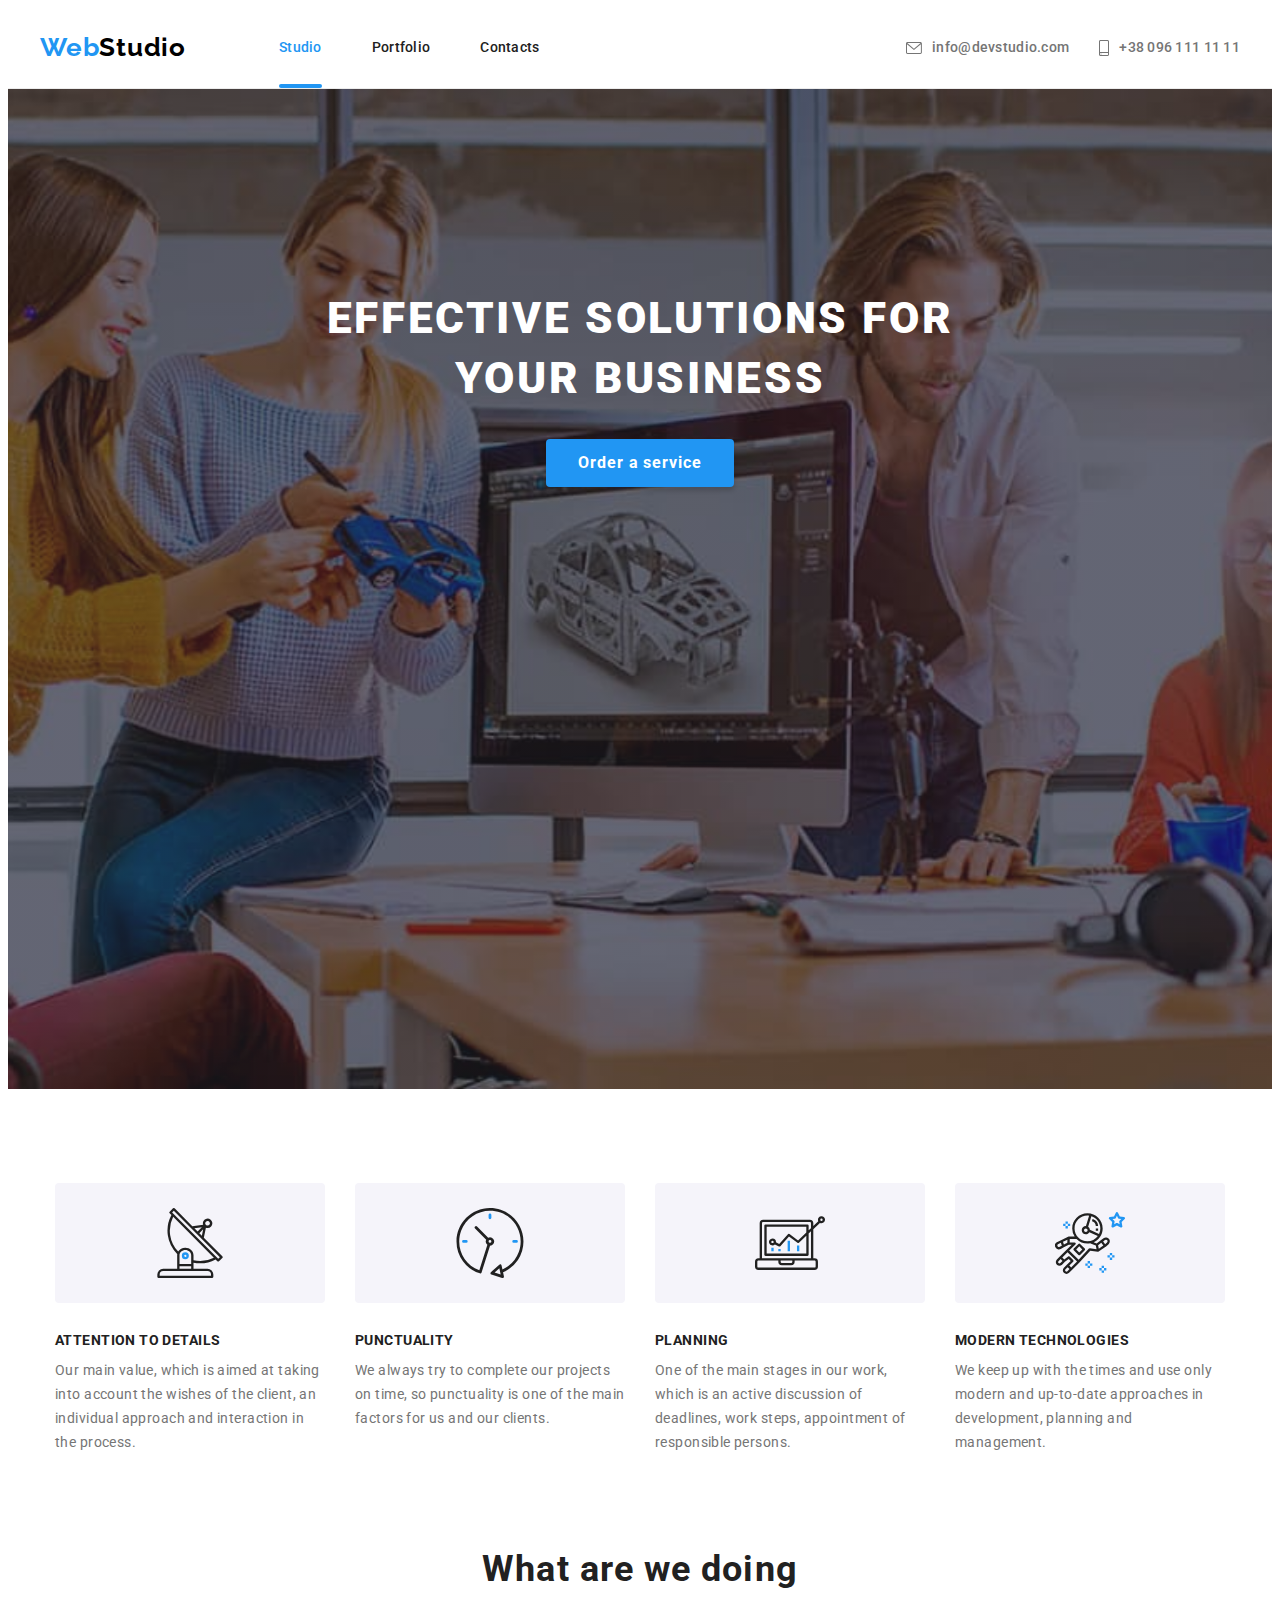
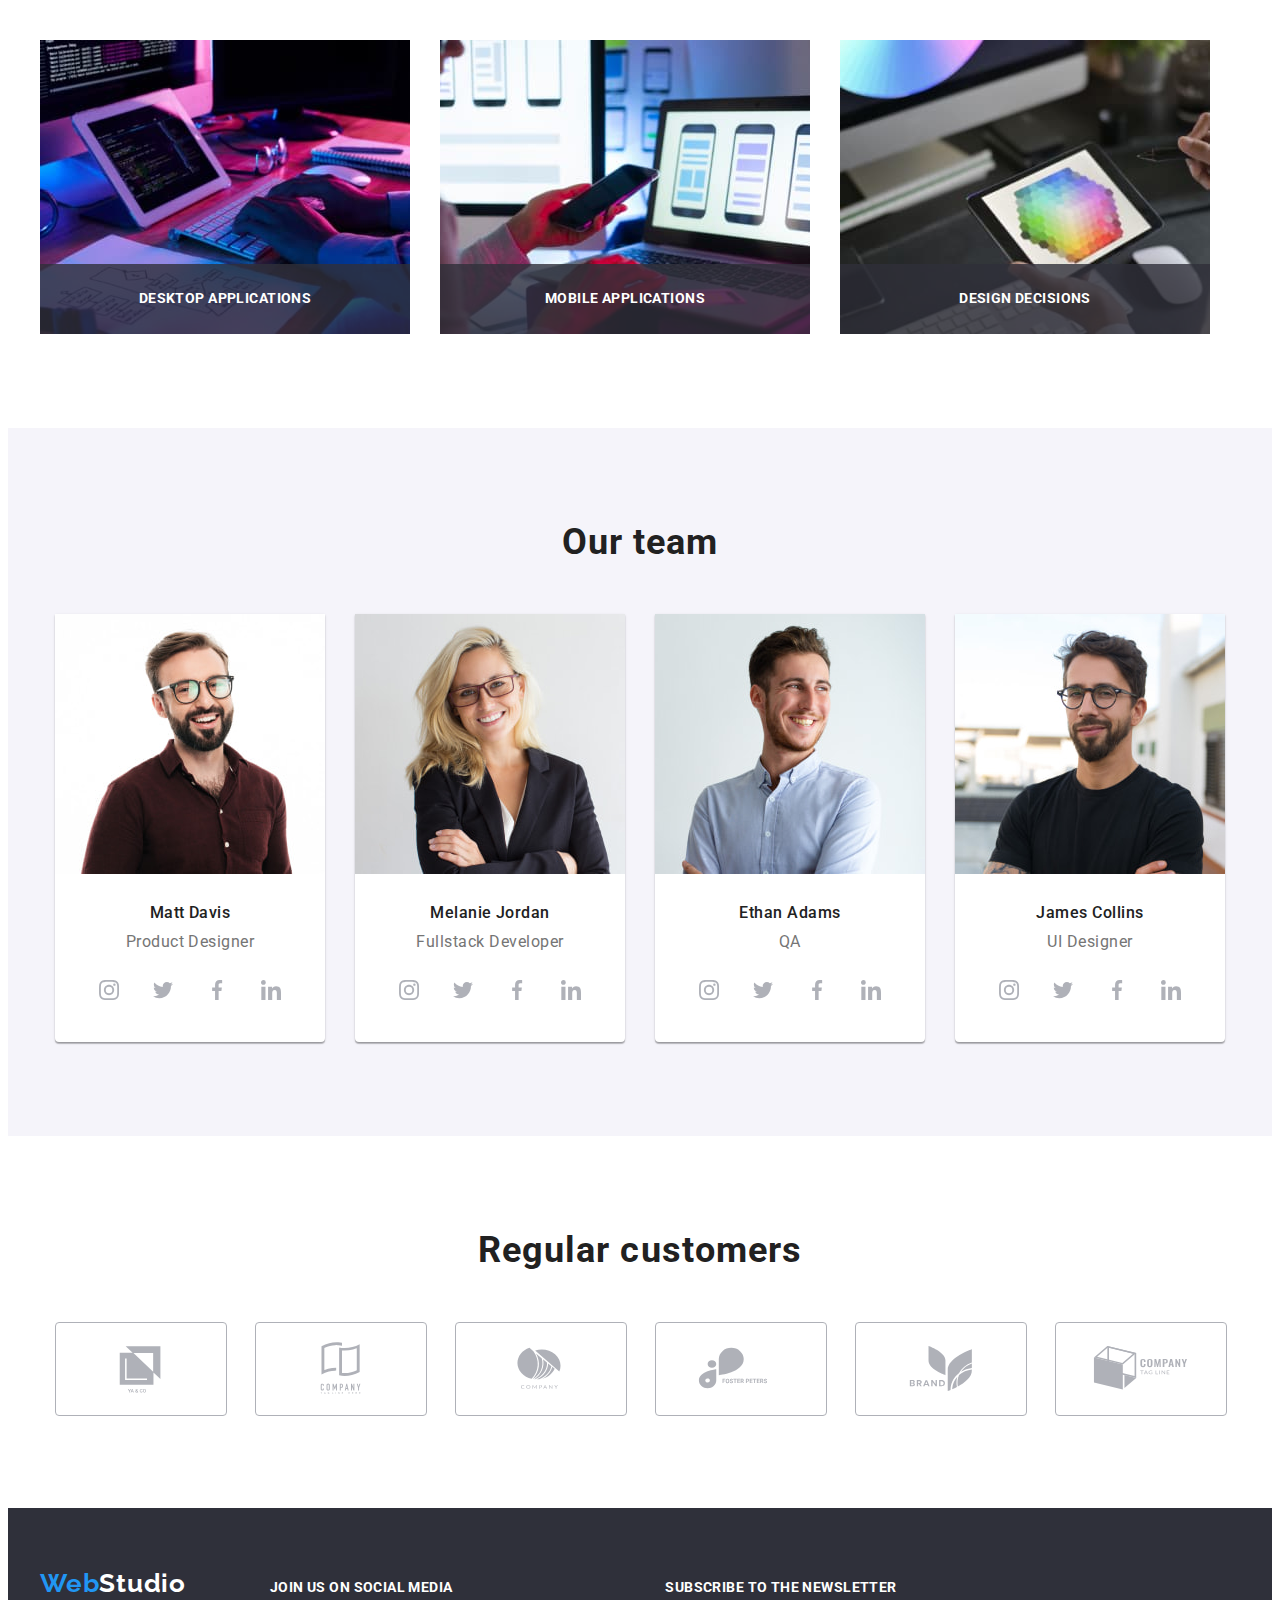
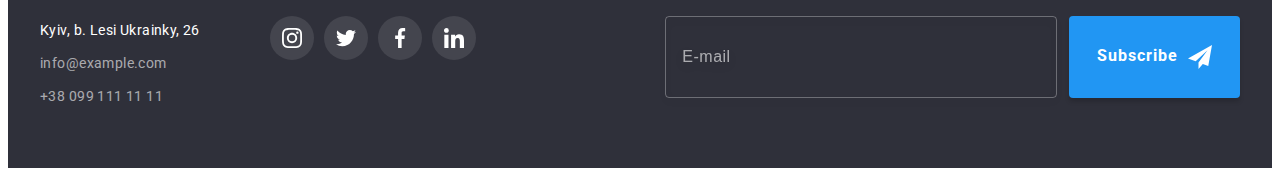
<file: index.html>
<!DOCTYPE html>
<html lang="en">
  <head>
    <meta charset="UTF-8" />
    <meta http-equiv="X-UA-Compatible" content="IE=edge" />
    <meta name="viewport" content="width=device-width, initial-scale=1.0" />
    <link rel="preconnect" href="https://fonts.googleapis.com" />
    <link rel="preconnect" href="https://fonts.gstatic.com" crossorigin />
    <link
      href="https://fonts.googleapis.com/css2?family=Raleway:wght@700&family=Roboto:wght@400;500;700;900&display=swap"
      rel="stylesheet"
    />
    <link
      rel="stylesheet"
      href="https://cdnjs.cloudflare.com/ajax/libs/modern-normalize/1.1.0/modern-normalize.min.css"
      integrity="sha512-wpPYUAdjBVSE4KJnH1VR1HeZfpl1ub8YT/NKx4PuQ5NmX2tKuGu6U/JRp5y+Y8XG2tV+wKQpNHVUX03MfMFn9Q=="
      crossorigin="anonymous"
      referrerpolicy="no-referrer"
    />
    <link rel="stylesheet" href="./css/main.min.css" />
    <title>Web Studio</title>
  </head>
  <body>
    <header class="header">
      <div class="container header-section">
        <nav class="navigation">
          <a href="" class="logo header__logo link"
            >Web<span class="logo header__logo logo--black">Studio</span></a
          >
          <ul class="menu-list list">
            <li class="menu-list__item">
              <a href="" class="menu-list__link link current">Studio</a>
            </li>
            <li class="menu-list__item">
              <a href="./portfolio.html" class="menu-list__link link">Portfolio</a>
            </li>
            <li class="menu-list__item">
              <a href=""class="menu-list__link link">Contacts</a>
            </li>
          </ul>
        </nav>
        <ul class="contact-list list">
          <li class="contact-list__item">
            <a class="contact-list__mail link" href="mailto:info@devstudio.com">
              <svg class="contact-list__icon" width="16" height="12">
                <use href="./images/icons.svg#icon-letter"></use>
              </svg>
              info@devstudio.com</a
            >
          </li>
          <li class="contact-list__item">
            <a class="contact-list__tel link" href="tel:+380961111111">
              <svg class="contact-list__icon" width="10" height="16">
                <use href="./images/icons.svg#icon-smartphone"></use>
              </svg>
              +38 096 111 11 11</a
            >
          </li>
        </ul>

        <button type="button" class="menu-btn menu-btn--open" data-menu-open>
          <svg
            class="menu-btn__icon"
            width="40"
            height="40"
            aria-label="Переключатель мобильного меню"
          >
            <use href="./images/icons.svg#icon-menu-open"></use>
          </svg>
        </button>

        <!-----MOBILE-MENU----->
        <div class="mob-menu is-hidden" data-menu>
          <div class="mob-menu-container">

          <div class="mob-menu-top">
            <button type="button" class="menu-btn menu-btn--close" data-menu-close>
              <svg
                class="menu-btn__icon"
                width="40"
                height="40"
                aria-label="Переключатель мобильного меню"
              >
                <use href="./images/icons.svg#icon-menu-close"></use>
              </svg>
            </button>
            <nav class="mob-nav">
              <ul class="mob-list list">
                <li class="mob-list__item">
                  <a href="" class="mob-list__link link current">Studio</a>
                </li>
                <li class="mob-list__item">
                  <a href="./portfolio.html" class="mob-list__link link">Portfolio</a>
                </li>
                <li class="mob-list__item">
                  <a href="" class="mob-list__link link">Contacts</a>
                </li>
              </ul>
            </nav>
          </div>

          <div class="mob-menu-bottom">
            <ul class="mob-contact-list list">
              <li class="mob-contact-list__item">
                <a class="mob-contact-list__tel mob-connect link" href="tel:+380961111111">
                  +38 096 111 11 11</a
                >
              </li>
              <li class="mob-contact-list__item">
                <a class="mob-contact-list__mail mob-connect link" href="mailto:info@devstudio.com">
                  info@devstudio.com</a
                >
              </li>
            </ul>

            <ul class="mob-soc-list list">
              <li class="mob-soc-list__item">
                <a class="mob-soc-list__link link" href="">Instagram</a>
              </li>
              <li class="mob-soc-list__item">
                <a class="mob-soc-list__link link" href="">Twitter</a>
              </li>
              <li class="mob-soc-list__item">
                <a class="mob-soc-list__link link" href="">Facebook</a>
              </li>
              <li class="mob-soc-list__item">
                <a class="mob-soc-list__link link" href="">LinkedIn</a>
              </li>
            </ul>
          </div>
        </div>
      </div>
    </header>


    <main>
      <section class="hero">
        <div class="container">
          <h1 class="hero__title">Effective solutions for your business</h1>
          <button type="button" class="hero__btn btn" data-modal-open>Order a service</button>
        </div>
      </section>
      <section class="features section">
        <div class="container">
          <h2 class="features__title">Features of the studio</h2>
          <ul class="features-list list">
            <li class="features-list__item">
              <div class="features-content">
                <svg class="features-content__icon" width="70" height="70">
                  <use href="./images/icons.svg#icon-antenna"></use>
                </svg>
              </div>
              <h3 class="features-content__title">Attention to details</h3>
              <p class="features-content__text">
              Our main value, which is aimed at taking into account the wishes of the client, an individual approach and interaction
              in the process.
              </p>
            </li>
            <li class="features-list__item">
              <div class="features-content">
                <svg class="features-content__icon" width="70" height="70">
                  <use href="./images/icons.svg#icon-clock"></use>
                </svg>
              </div>
              <h3 class="features-content__title">Punctuality</h3>
              <p class="features-content__text">
                We always try to complete our projects on time, so punctuality is one of the main factors for us and our clients.
              </p>
            </li>
            <li class="features-list__item">
              <div class="features-content">
                <svg class="features-content__icon" width="70" height="70">
                  <use href="./images/icons.svg#icon-diagram"></use>
                </svg>
              </div>
              <h3 class="features-content__title">Planning</h3>
              <p class="features-content__text">
                One of the main stages in our work, which is an active discussion of deadlines, work steps, appointment of responsible
                persons.
              </p>
            </li>
            <li class="features-list__item">
              <div class="features-content">
                <svg class="features-content__icon" width="70" height="70">
                  <use href="./images/icons.svg#icon-astronaut"></use>
                </svg>
              </div>
              <h3 class="features-content__title">Modern technologies</h3>
              <p class="features-content__text">
                We keep up with the times and use only modern and up-to-date approaches in development, planning and management.
              </p>
            </li>
          </ul>
        </div>
      </section>
      <section class="working section">
        <div class="container">
          <h2 class="working__title">What are we doing</h2>
          <ul class="working-list list">
            <li class="working-list__item">
              <img
                srcset="./images/working1-dekstop-1x.jpg 1x, ./images/working1-dekstop-2x.jpg 2x"
                src="./images/working1-dekstop-1x.jpg"
                alt="процес разработки приложения"
                width="370"
                height="294"
              />
              <div class="working-list__label">
                <p class="working-list__text">Desktop applications</p>
              </div>
            </li>
            <li class="working-list__item">
              <img
                srcset="./images/working2-dekstop-1x.jpg 1x, ./images/working2-dekstop-2x.jpg 2x"
                src="./images/working2-dekstop-1x.jpg"
                alt="процес разработки мобильного приложения"
                width="370"
                height="294"
              />
              <div class="working-list__label">
                <p class="working-list__text">Mobile applications</p>
              </div>
            </li>
            <li class="working-list__item">
              <img
                srcset="./images/working3-dekstop-1x.jpg 1x, ./images/working3-dekstop-2x.jpg 2x"
                src="./images/working3-dekstop-1x.jpg"
                alt="выбор цветовой гаммы элемента продукта"
                width="370"
                height="294"
              />
              <div class="working-list__label">
                <p class="working-list__text">Design decisions</p>
              </div>
            </li>
          </ul>
        </div>
      </section>
      <section class="team section">
        <div class="container">
          <h2 class="team-title">Our team</h2>
          <ul class="team-list list">
            <li class="team-item">
              <picture class="team-photo">
                <source
                  srcset="
                    ./images/our-team/team1-dekstop-1x.jpg 1x,
                    ./images/our-team/team1-dekstop-2x.jpg 2x
                  "
                  media="(min-width: 1200px)"
                />
                <source
                  srcset="
                    ./images/our-team/team1-tab-1x.jpg 1x,
                    ./images/our-team/team1-tab-2x.jpg 2x
                  "
                  media="(min-width: 768px)"
                />
                <source
                  srcset="
                    ./images/our-team/team1-mob-1x.jpg 1x,
                    ./images/our-team/team1-mob-2x.jpg 2x
                  "
                  media="(min-width:320px)"
                />
                <img src="./images/our-team/team1-dekstop-1x.jpg" alt="фото Игоря Демьяненко" />
              </picture>

              <h3 class="team-item-title">Matt Davis</h3>
              <p lang="en" class="team-item-text">Product Designer</p>
              <ul class="team-social-list list">
                <li class="team-social-item">
                  <a href="" class="team-social-link">
                    <svg class="team-social-svg" width="20" height="20">
                      <use href="./images/icons.svg#icon-instagram"></use>
                    </svg>
                  </a>
                </li>
                <li class="team-social-item">
                  <a href="" class="team-social-link">
                    <svg class="team-social-svg" width="20" height="20">
                      <use href="./images/icons.svg#icon-twitter"></use>
                    </svg>
                  </a>
                </li>
                <li class="team-social-item">
                  <a href="" class="team-social-link">
                    <svg class="team-social-svg" width="20" height="20">
                      <use href="./images/icons.svg#icon-facebook"></use>
                    </svg>
                  </a>
                </li>
                <li class="team-social-item">
                  <a href="" class="team-social-link">
                    <svg class="team-social-svg" width="20" height="20">
                      <use href="./images/icons.svg#icon-linkedin"></use>
                    </svg>
                  </a>
                </li>
              </ul>
            </li>
            <li class="team-item">
              <picture class="team-photo">
                <source
                  srcset="
                    ./images/our-team/team2-dekstop-1x.jpg 1x,
                    ./images/our-team/team2-dekstop-2x.jpg 2x
                  "
                  media="(min-width: 1200px)"
                />
                <source
                  srcset="
                    ./images/our-team/team2-tab-1x.jpg 1x,
                    ./images/our-team/team2-tab-2x.jpg 2x
                  "
                  media="(min-width: 768px)"
                />
                <source
                  srcset="
                    ./images/our-team/team2-mob-1x.jpg 1x,
                    ./images/our-team/team2-mob-2x.jpg 2x
                  "
                  media="(min-width:320px)"
                />
                <img src="./images/our-team/team2-dekstop-1x.jpg" alt="фото Ольги Репиной" />
              </picture>

              <h3 class="team-item-title">Melanie Jordan</h3>
              <p lang="en" class="team-item-text">Fullstack Developer</p>
              <ul class="team-social-list list">
                <li class="team-social-item">
                  <a href="" class="team-social-link">
                    <svg class="team-social-svg" width="20" height="20">
                      <use href="./images/icons.svg#icon-instagram"></use>
                    </svg>
                  </a>
                </li>
                <li class="team-social-item">
                  <a href="" class="team-social-link">
                    <svg class="team-social-svg" width="20" height="20">
                      <use href="./images/icons.svg#icon-twitter"></use>
                    </svg>
                  </a>
                </li>
                <li class="team-social-item">
                  <a href="" class="team-social-link">
                    <svg class="team-social-svg" width="20" height="20">
                      <use href="./images/icons.svg#icon-facebook"></use>
                    </svg>
                  </a>
                </li>
                <li class="team-social-item">
                  <a href="" class="team-social-link">
                    <svg class="team-social-svg" width="20" height="20">
                      <use href="./images/icons.svg#icon-linkedin"></use>
                    </svg>
                  </a>
                </li>
              </ul>
            </li>
            <li class="team-item">
              <picture class="team-photo">
                <source
                  srcset="
                    ./images/our-team/team3-dekstop-1x.jpg 1x,
                    ./images/our-team/team3-dekstop-2x.jpg 2x
                  "
                  media="(min-width: 1200px)"
                />
                <source
                  srcset="
                    ./images/our-team/team3-tab-1x.jpg 1x,
                    ./images/our-team/team3-tab-2x.jpg 2x
                  "
                  media="(min-width: 768px)"
                />
                <source
                  srcset="
                    ./images/our-team/team3-mob-1x.jpg 1x,
                    ./images/our-team/team3-mob-2x.jpg 2x
                  "
                  media="(min-width:320px)"
                />
                <img src="./images/our-team/team3-dekstop-1x.jpg" alt="фото Николая Тарасова" />
              </picture>

              <h3 class="team-item-title">Ethan Adams</h3>
              <p lang="en" class="team-item-text">QA</p>
              <ul class="team-social-list list">
                <li class="team-social-item">
                  <a href="" class="team-social-link">
                    <svg class="team-social-svg" width="20" height="20">
                      <use href="./images/icons.svg#icon-instagram"></use>
                    </svg>
                  </a>
                </li>
                <li class="team-social-item">
                  <a href="" class="team-social-link">
                    <svg class="team-social-svg" width="20" height="20">
                      <use href="./images/icons.svg#icon-twitter"></use>
                    </svg>
                  </a>
                </li>
                <li class="team-social-item">
                  <a href="" class="team-social-link">
                    <svg class="team-social-svg" width="20" height="20">
                      <use href="./images/icons.svg#icon-facebook"></use>
                    </svg>
                  </a>
                </li>
                <li class="team-social-item">
                  <a href="" class="team-social-link">
                    <svg class="team-social-svg" width="20" height="20">
                      <use href="./images/icons.svg#icon-linkedin"></use>
                    </svg>
                  </a>
                </li>
              </ul>
            </li>
            <li class="team-item">
              <picture class="team-photo">
                <source
                  srcset="
                    ./images/our-team/team4-dekstop-1x.jpg 1x,
                    ./images/our-team/team4-dekstop-2x.jpg 2x
                  "
                  media="(min-width: 1200px)"
                />
                <source
                  srcset="
                    ./images/our-team/team4-tab-1x.jpg 1x,
                    ./images/our-team/team4-tab-2x.jpg 2x
                  "
                  media="(min-width: 768px)"
                />
                <source
                  srcset="
                    ./images/our-team/team4-mob-1x.jpg 1x,
                    ./images/our-team/team4-mob-2x.jpg 2x
                  "
                  media="(min-width:320px)"
                />
                <img src="./images/our-team/team4-dekstop-1x.jpg" alt="фото Михаила Ермакова" />
              </picture>

              <h3 class="team-item-title">James Collins</h3>
              <p lang="en" class="team-item-text">UI Designer</p>
              <ul class="team-social-list list">
                <li class="team-social-item">
                  <a href="" class="team-social-link">
                    <svg class="team-social-svg" width="20" height="20">
                      <use href="./images/icons.svg#icon-instagram"></use>
                    </svg>
                  </a>
                </li>
                <li class="team-social-item">
                  <a href="" class="team-social-link">
                    <svg class="team-social-svg" width="20" height="20">
                      <use href="./images/icons.svg#icon-twitter"></use>
                    </svg>
                  </a>
                </li>
                <li class="team-social-item">
                  <a href="" class="team-social-link">
                    <svg class="team-social-svg" width="20" height="20">
                      <use href="./images/icons.svg#icon-facebook"></use>
                    </svg>
                  </a>
                </li>
                <li class="team-social-item">
                  <a href="" class="team-social-link">
                    <svg class="team-social-svg" width="20" height="20">
                      <use href="./images/icons.svg#icon-linkedin"></use>
                    </svg>
                  </a>
                </li>
              </ul>
            </li>
          </ul>
        </div>
      </section>
      <section class="clients section">
        <div class="container">
          <h2 class="clients__title">Regular customers</h2>
          <ul class="clients-list list">
            <li class="clients-list__item">
              <a href="" class="clients-list__link">
                <svg class="clients-list__icon" width="106" height="60">
                  <use href="./images/icons.svg#icon-clients1"></use>
                </svg>
              </a>
            </li>
            <li class="clients-list__item">
              <a href="" class="clients-list__link">
                <svg class="clients-list__icon" width="106" height="60">
                  <use href="./images/icons.svg#icon-clients2"></use>
                </svg>
              </a>
            </li>
            <li class="clients-list__item">
              <a href="" class="clients-list__link">
                <svg class="clients-list__icon" width="106" height="60">
                  <use href="./images/icons.svg#icon-clients3"></use>
                </svg>
              </a>
            </li>
            <li class="clients-list__item">
              <a href="" class="clients-list__link">
                <svg class="clients-list__icon" width="106" height="60">
                  <use href="./images/icons.svg#icon-clients4"></use>
                </svg>
              </a>
            </li>
            <li class="clients-list__item">
              <a href="" class="clients-list__link">
                <svg class="clients-list__icon" width="106" height="60">
                  <use href="./images/icons.svg#icon-clients5"></use>
                </svg>
              </a>
            </li>
            <li class="clients-list__item">
              <a href="" class="clients-list__link">
                <svg class="clients-list__icon" width="106" height="60">
                  <use href="./images/icons.svg#icon-clients6"></use>
                </svg>
              </a>
            </li>
          </ul>
        </div>
      </section>
    </main>
    <footer class="footer">
      <div class="container footer-container">
        <div class="footer-adress-section">
          <a href=" " class="logo footer__logo link"
            >Web<span class="logo footer__logo logo--white studio">Studio</span></a
          >
          <address class="footer-contacts">
            <ul class="footer-contact-list list">
              <li class="footer-contact-item">
                <a
                  class="footer-adress link"
                  href="https://goo.gl/maps/MFCcc29Dd1iXqdY96"
                  target="_blank"
                  rel="noopener noindex nofollow"
                >
                  Kyiv, b. Lesi Ukrainky, 26</a
                >
              </li>
              <li class="footer-contact-item">
                <a class="footer-mail link" href="mailto:info@example.com">info@example.com</a>
              </li>
              <li class="footer-contact-item">
                <a class="footer-tel link" href="+380991111111">+38 099 111 11 11</a>
              </li>
            </ul>
          </address>
        </div>
        <div class="footer-soc-section">
          <h3 class="footer-soc-section-title">Join us on social media</h3>
          <ul class="footer-soc-list list">
            <li class="footer-soc-item">
              <a href="" class="footer-soc-link">
                <svg class="footer-soc-svg" width="20" height="20">
                  <use href="./images/icons.svg#icon-instagram"></use>
                </svg>
              </a>
            </li>
            <li class="footer-soc-item">
              <a href="" class="footer-soc-link">
                <svg class="footer-soc-svg" width="20" height="20">
                  <use href="./images/icons.svg#icon-twitter"></use>
                </svg>
              </a>
            </li>
            <li class="footer-soc-item">
              <a href="" class="footer-soc-link">
                <svg class="footer-soc-svg" width="20" height="20">
                  <use href="./images/icons.svg#icon-facebook"></use>
                </svg>
              </a>
            </li>
            <li class="footer-soc-item">
              <a href="" class="footer-soc-link">
                <svg class="footer-soc-svg" width="20" height="20">
                  <use href="./images/icons.svg#icon-linkedin"></use>
                </svg>
              </a>
            </li>
          </ul>
        </div>

        <form class="footer-subcribe" name="footer-form" autocomplete="on">
          <p class="footer-form-title">Subscribe to the newsletter</p>
          <div class="footer-form-wrap">
            <input class="footer-input" name="email" type="email" placeholder="E-mail" />
            <button type="submit" class="footer-subcribe-btn btn">
              Subscribe
              <svg class="footer-form-svg" width="24" height="24">
                <use href="./images/icons.svg#icon-send"></use>
              </svg>
            </button>
          </div>
        </form>
      </div>
    </footer>

    <div class="backdrop is-hidden" data-modal>
      <div class="modal">
        <button type="button" class="modal-close-btn" data-modal-close>
          <svg class="modal-close-svg" width="18" height="18">
            <use href="./images/icons.svg#icon-close"></use>
          </svg>
        </button>

        <p class="modal-title">Leave your data, we'll call you back</p>
        <form class="modal-form">
          <div class="modal-field">
            <label class="modal-label" for="user-name">Name</label>
            <div class="modal-input-wrap">
              <input class="modal-input" type="text" name="user-name" id="user-name" />
              <svg class="input-svg" width="18" height="18 ">
                <use href="./images/icons.svg#icon-person"></use>
              </svg>
            </div>
          </div>

          <div class="modal-field">
            <label class="modal-label" for="user-tel">Phone number</label>
            <div class="modal-input-wrap">
              <input class="modal-input" type="tel" name="user-tel" id="user-tel" />
              <svg class="input-svg" width="18" height="18 ">
                <use href="./images/icons.svg#icon-phone-black"></use>
              </svg>
            </div>
          </div>

          <div class="modal-field">
            <label class="modal-label" for="user-email">Email</label>
            <div class="modal-input-wrap">
              <input class="modal-input" type="email" name="user-email" id="user-email" />
              <svg class="input-svg" width="18" height="18 ">
                <use href="./images/icons.svg#icon-email-black"></use>
              </svg>
            </div>
          </div>

          <div class="modal-field comment">
            <label class="modal-label" for="user-text">Comment</label>
            <textarea
              class="modal-user-text"
              name="user-text"
              placeholder="Enter text"
              id="user-text"
            ></textarea>
          </div>

          <label class="form-chek">
            <input class="input-check" type="checkbox" name="consensus" />
            <span class="icon-blank"></span>
            <span class="check-text">I agree with the mailing and accept&nbsp;</span>
            <a href="" class="contract-link">contract terms</a>
          </label>
          <button type="submit" class="send-btn btn">Send</button>
        </form>
      </div>
    </div>
    <script src="./js/modal.js"></script>
    <script src="./js/menu.js"></script>
   
    
  </body>
</html>
</file>
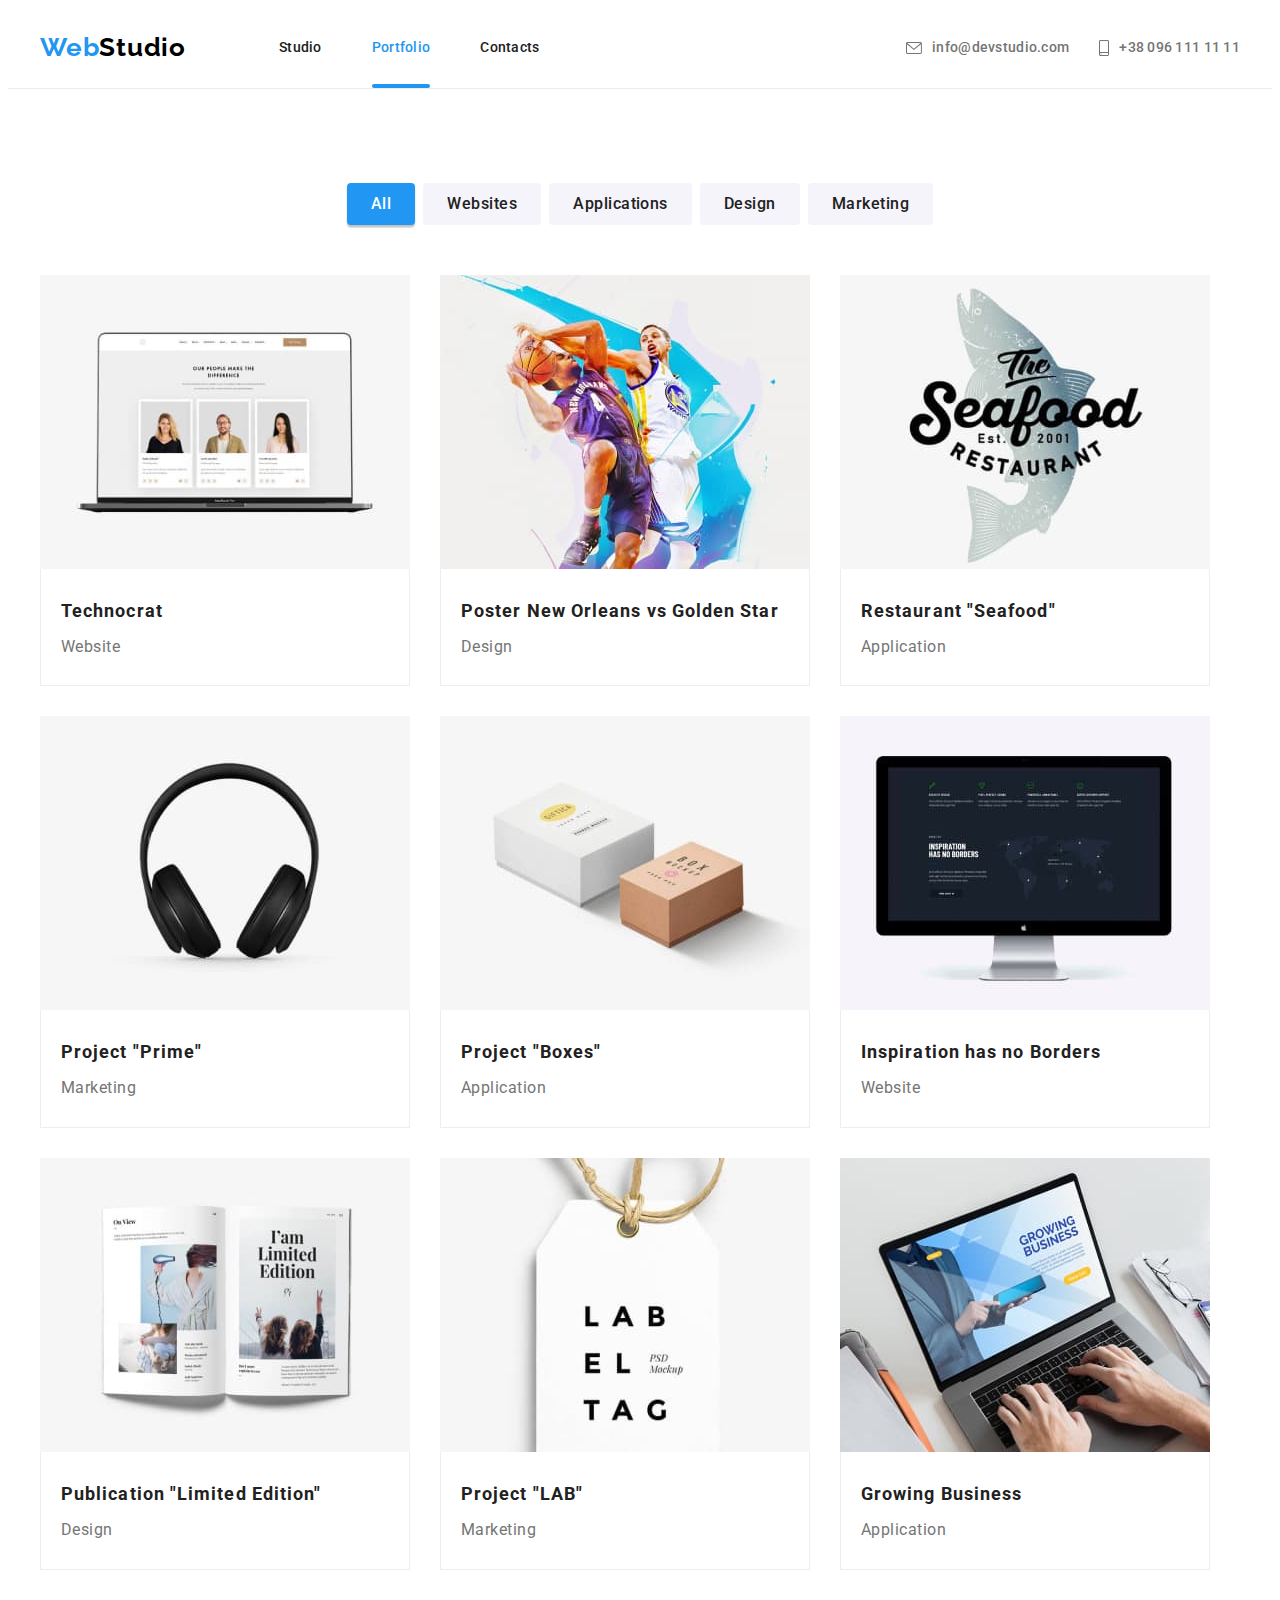
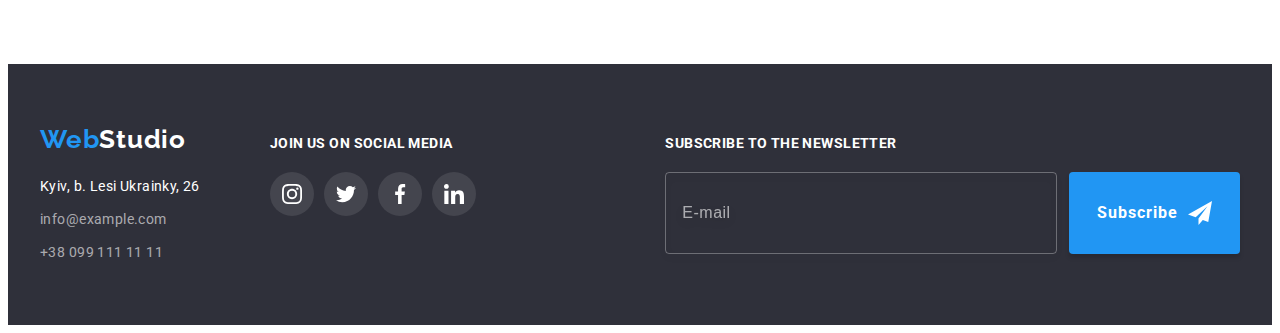
<file: portfolio.html>
<!DOCTYPE html>
<html lang="en">
  <head>
    <meta charset="UTF-8" />
    <meta http-equiv="X-UA-Compatible" content="IE=edge" />
    <meta name="viewport" content="width=device-width, initial-scale=1.0" />
    <link rel="preconnect" href="https://fonts.googleapis.com" />
    <link rel="preconnect" href="https://fonts.gstatic.com" crossorigin />
    <link
      href="https://fonts.googleapis.com/css2?family=Raleway:wght@700&family=Roboto:wght@400;500;700;900&display=swap"
      rel="stylesheet"
    />
    <link
      rel="stylesheet"
      href="https://cdnjs.cloudflare.com/ajax/libs/modern-normalize/1.1.0/modern-normalize.min.css"
      integrity="sha512-wpPYUAdjBVSE4KJnH1VR1HeZfpl1ub8YT/NKx4PuQ5NmX2tKuGu6U/JRp5y+Y8XG2tV+wKQpNHVUX03MfMFn9Q=="
      crossorigin="anonymous"
      referrerpolicy="no-referrer"
    />
    <link rel="stylesheet" href="./css/main.min.css" />
    <title>Portfolio</title>
  </head>
  <body>
    <header class="header">
      <div class="container header-section">

        <nav class="navigation">
          <a href="" class="logo header__logo link"
            >Web<span class="logo header__logo logo--black">Studio</span></a
          >
          <ul class="menu-list list">
            <li class="menu-list__item">
              <a href="./index.html" class="menu-list__link link">Studio</a>
            </li>
            <li class="menu-list__item">
              <a href="" class="menu-list__link link current">Portfolio</a>
            </li>
            <li class="menu-list__item">
              <a href="" class="menu-list__link link">Contacts</a>
            </li>
          </ul>
        </nav>
        <ul class="contact-list list">
          <li class="contact-list__item">
            <a class="contact-list__mail link" href="mailto:info@devstudio.com">
              <svg class="contact-list__icon" width="16" height="12">
                <use href="./images/icons.svg#icon-letter"></use>
              </svg>
              info@devstudio.com
            </a>
          </li>
          <li class="contact-list__item">
            <a class="contact-list__tel link" href="tel:+380961111111"
              ><svg class="contact-list__icon" width="10" height="16">
                <use href="./images/icons.svg#icon-smartphone"></use>
              </svg>
              +38 096 111 11 11</a
            >
          </li>
        </ul>

        <button type="button" class="menu-btn menu-btn--open" data-menu-open>
          <svg class="menu-btn__icon" width="40" height="40" aria-label="Переключатель мобильного меню">
              <use href="./images/icons.svg#icon-menu-open"></use>
          </svg>
          </button>

      <!-----MOBILE-MENU----->
      <div class="mob-menu is-hidden" data-menu>
        <div class="mob-menu-container">

          <div class="mob-menu-top">
        <button type="button" class="menu-btn menu-btn--close" data-menu-close>
          <svg class="menu-btn__icon" width="40" height="40" aria-label="Переключатель мобильного меню">
              <use href="./images/icons.svg#icon-menu-close"></use>
          </svg>
          </button>
          <nav class="mob-nav">
          <ul class="mob-list list">
            <li class="mob-list__item">
              <a href="./index.html" class="mob-list__link link">Studio</a>
            </li>
            <li class="mob-list__item">
              <a href="" class="mob-list__link link current">Portfolio</a>
            </li>
            <li class="mob-list__item">
              <a href="" class="mob-list__link link">Contacts</a>
            </li>
          </ul>
        </nav>
      </div>
        
        <div class="mob-menu-bottom">
        <ul class="mob-contact-list list">
          <li class="mob-contact-list__item">
            <a class="mob-contact-list__tel mob-connect link" href="tel:+380961111111">
              +38 096 111 11 11</a
            >
          </li>
          <li class="mob-contact-list__item">
            <a class="mob-contact-list__mail mob-connect link" href="mailto:info@devstudio.com">
              info@devstudio.com</a
            >
          </li>
        </ul>

        <ul class="mob-soc-list list">
          <li class="mob-soc-list__item"><a class="mob-soc-list__link link" href="">Instagram</a></li>
          <li class="mob-soc-list__item"><a class="mob-soc-list__link link" href="">Twitter</a></li>
          <li class="mob-soc-list__item"><a class="mob-soc-list__link link" href="">Facebook</a></li>
          <li class="mob-soc-list__item"><a class="mob-soc-list__link link" href="">LinkedIn</a></li>
      </ul>
    </div>
      </div>
      </div>
    </header>

    
    <main>
      <section class="project-filters section">
        <div class="container">
          <h1 class="project-filters-title">Project filter</h1>
          <ul class="button-list list">
            <li class="button-list__item">
              <button
                class="button-list__btn button-list__btn--first btn btn--text-style"
                type="button"
              >
                All
              </button>
            </li>
            <li class="button-list__item">
              <button
                class="button-list__btn btn btn--light btn--shadow btn--text-style"
                type="button"
              >
                Websites
              </button>
            </li>
            <li class="button-list__item">
              <button
                class="button-list__btn btn btn--light btn--shadow btn--text-style"
                type="button"
              >
                Applications
              </button>
            </li>
            <li class="button-list__item">
              <button
                class="button-list__btn btn btn--light btn--shadow btn--text-style"
                type="button"
              >
                Design
              </button>
            </li>
            <li class="button-list__item">
              <button
                class="button-list__btn btn btn--light btn--shadow btn--text-style"
                type="button"
              >
                Marketing
              </button>
            </li>
          </ul>
          <ul class="project-list list">
            <li class="project-list-item">
              <a href="" class="project-link link">
                <div class="project-description">
                  <picture class="project-img">
                    <source
                      srcset="
                        ./images/projects/project1-dekstop-1x.jpg 1x,
                        ./images/projects/project1-dekstop-2x.jpg 2x
                      "
                      media="(min-width: 1200px)"
                    />
                    <source
                      srcset="
                        ./images/projects/project1-tab-1x.jpg 1x,
                        ./images/projects/project1-tab-2x.jpg 2x
                      "
                      media="(min-width: 768px)"
                    />
                    <source
                      srcset="
                        ./images/projects/project1-mob-1x.jpg 1x,
                        ./images/projects/project1-mob-2x.jpg 2x
                      "
                      media="(min-width:320px)"
                    />
                    <img src="./images/projects/project1-dekstop-1x.jpg" alt="site sample" />
                  </picture>

                  <div class="project-overlay">
                    <p class="project-overlay-text">
                    The resource offers comprehensive offers with different levels of functionality and services. All this will allow the
                    visitor to get comprehensive information about the company or private person.
                    </p>
                  </div>
                </div>
                <div class="card-text">
                  <h2 class="project-list-title">Technocrat</h2>
                  <p class="project-list-text">Website</p>
                </div>
              </a>
            </li>

            <li class="project-list-item">
              <a href="" class="project-link link">
                <div class="project-description">
                  <picture class="project-img">
                    <source
                      srcset="
                        ./images/projects/project2-dekstop-1x.jpg 1x,
                        ./images/projects/project2-dekstop-2x.jpg 2x
                      "
                      media="(min-width: 1200px)"
                    />
                    <source
                      srcset="
                        ./images/projects/project2-tab-1x.jpg 1x,
                        ./images/projects/project2-tab-2x.jpg 2x
                      "
                      media="(min-width: 768px)"
                    />
                    <source
                      srcset="
                        ./images/projects/project2-mob-1x.jpg 1x,
                        ./images/projects/project2-mob-2x.jpg 2x
                      "
                      media="(min-width:320px)"
                    />
                    <img src="./images/projects/project2-dekstop-1x.jpg" alt="basketball game" />
                  </picture>

                  <div class="project-overlay">
                    <p class="project-overlay-text">
                    The resource offers comprehensive offers with different levels of functionality and services. All this will allow the
                    visitor to get comprehensive information about the company or private person.
                    </p>
                  </div>
                </div>
                <div class="card-text">
                  <h2 class="project-list-title">
                    Poster New Orleans vs Golden Star
                  </h2>
                  <p class="project-list-text">Design</p>
                </div>
              </a>
            </li>

            <li class="project-list-item">
              <a href="" class="project-link link">
                <div class="project-description">
                  <picture class="project-img">
                    <source
                      srcset="
                        ./images/projects/project3-dekstop-1x.jpg 1x,
                        ./images/projects/project3-dekstop-2x.jpg 2x
                      "
                      media="(min-width: 1200px)"
                    />
                    <source
                      srcset="
                        ./images/projects/project3-tab-1x.jpg 1x,
                        ./images/projects/project3-tab-2x.jpg 2x
                      "
                      media="(min-width: 768px)"
                    />
                    <source
                      srcset="
                        ./images/projects/project3-mob-1x.jpg 1x,
                        ./images/projects/project3-mob-2x.jpg 2x
                      "
                      media="(min-width:320px)"
                    />
                    <img src="./images/projects/project3-dekstop-1x.jpg" alt="restaurant logo" />
                  </picture>

                  <div class="project-overlay">
                    <p class="project-overlay-text">
                      The resource offers comprehensive offers with different levels of functionality and services. All this will allow the
                      visitor to get comprehensive information about the company or private person.
                    </p>
                  </div>
                </div>
                <div class="card-text">
                  <h2 class="project-list-title">Restaurant "Seafood"</h2>
                  <p class="project-list-text">Application</p>
                </div>
              </a>
            </li>

            <li class="project-list-item">
              <a href="" class="project-link link">
                <div class="project-description">
                  <picture class="project-img">
                    <source
                      srcset="
                        ./images/projects/project4-dekstop-1x.jpg 1x,
                        ./images/projects/project4-dekstop-2x.jpg 2x
                      "
                      media="(min-width: 1200px)"
                    />
                    <source
                      srcset="
                        ./images/projects/project4-tab-1x.jpg 1x,
                        ./images/projects/project4-tab-2x.jpg 2x
                      "
                      media="(min-width: 768px)"
                    />
                    <source
                      srcset="
                        ./images/projects/project4-mob-1x.jpg 1x,
                        ./images/projects/project4-mob-2x.jpg 2x
                      "
                      media="(min-width:320px)"
                    />
                    <img src="./images/projects/project4-dekstop-1x.jpg" alt="earphones" />
                  </picture>

                  <div class="project-overlay">
                    <p class="project-overlay-text">
                    The resource offers comprehensive offers with different levels of functionality and services. All this will allow the
                    visitor to get comprehensive information about the company or private person.
                    </p>
                  </div>
                </div>
                <div class="card-text">
                  <h2 class="project-list-title">Project "Prime"</h2>
                  <p class="project-list-text">Marketing</p>
                </div>
              </a>
            </li>

            <li class="project-list-item">
              <a href="" class="project-link link">
                <div class="project-description">
                  <picture class="project-img">
                    <source
                      srcset="
                        ./images/projects/project5-dekstop-1x.jpg 1x,
                        ./images/projects/project5-dekstop-2x.jpg 2x
                      "
                      media="(min-width: 1200px)"
                    />
                    <source
                      srcset="
                        ./images/projects/project5-tab-1x.jpg 1x,
                        ./images/projects/project5-tab-2x.jpg 2x
                      "
                      media="(min-width: 768px)"
                    />
                    <source
                      srcset="
                        ./images/projects/project5-mob-1x.jpg 1x,
                        ./images/projects/project5-mob-2x.jpg 2x
                      "
                      media="(min-width:320px)"
                    />
                    <img src="./images/projects/project5-dekstop-1x.jpg" alt="two boxes" />
                  </picture>

                  <div class="project-overlay">
                    <p class="project-overlay-text">
                    The resource offers comprehensive offers with different levels of functionality and services. All this will allow the
                    visitor to get comprehensive information about the company or private person.
                    </p>
                  </div>
                </div>
                <div class="card-text">
                  <h2 class="project-list-title">Project "Boxes"</h2>
                  <p class="project-list-text">Application</p>
                </div>
              </a>
            </li>

            <li class="project-list-item">
              <a href="" class="project-link link">
                <div class="project-description">
                  <picture class="project-img">
                    <source
                      srcset="
                        ./images/projects/project6-dekstop-1x.jpg 1x,
                        ./images/projects/project6-dekstop-2x.jpg 2x
                      "
                      media="(min-width: 1200px)"
                    />
                    <source
                      srcset="
                        ./images/projects/project6-tab-1x.jpg 1x,
                        ./images/projects/project6-tab-2x.jpg 2x
                      "
                      media="(min-width: 768px)"
                    />
                    <source
                      srcset="
                        ./images/projects/project6-mob-1x.jpg 1x,
                        ./images/projects/project6-mob-2x.jpg 2x
                      "
                      media="(min-width:320px)"
                    />
                    <img
                      src="./images/projects/project6-dekstop-1x.jpg"
                      alt="website image on the monitor"
                    />
                  </picture>

                  <div class="project-overlay">
                    <p class="project-overlay-text">
                    The resource offers comprehensive offers with different levels of functionality and services. All this will allow the
                    visitor to get comprehensive information about the company or private person.
                    </p>
                  </div>
                </div>
                <div class="card-text">
                  <h2 class="project-list-title">Inspiration has no Borders</h2>
                  <p class="project-list-text">Website</p>
                </div>
              </a>
            </li>

            <li class="project-list-item">
              <a href="" class="project-link link">
                <div class="project-description">
                  <picture class="project-img">
                    <source
                      srcset="
                        ./images/projects/project7-dekstop-1x.jpg 1x,
                        ./images/projects/project7-dekstop-2x.jpg 2x
                      "
                      media="(min-width: 1200px)"
                    />
                    <source
                      srcset="
                        ./images/projects/project7-tab-1x.jpg 1x,
                        ./images/projects/project7-tab-2x.jpg 2x
                      "
                      media="(min-width: 768px)"
                    />
                    <source
                      srcset="
                        ./images/projects/project7-mob-1x.jpg 1x,
                        ./images/projects/project7-mob-2x.jpg 2x
                      "
                      media="(min-width:320px)"
                    />
                    <img
                      src="./images/projects/project7-dekstop-1x.jpg"
                      alt="magazine pages"
                    />
                  </picture>

                  <div class="project-overlay">
                    <p class="project-overlay-text">
                      The resource offers comprehensive offers with different levels of functionality and services. All this will allow the
                      visitor to get comprehensive information about the company or private person.
                    </p>
                  </div>
                </div>
                <div class="card-text">
                  <h2 class="project-list-title">Publication "Limited Edition"</h2>
                  <p class="project-list-text">Design</p>
                </div>
              </a>
            </li>

            <li class="project-list-item">
              <a href="" class="project-link link">
                <div class="project-description">
                  <picture class="project-img">
                    <source
                      srcset="
                        ./images/projects/project8-dekstop-1x.jpg 1x,
                        ./images/projects/project8-dekstop-2x.jpg 2x
                      "
                      media="(min-width: 1200px)"
                    />
                    <source
                      srcset="
                        ./images/projects/project8-tab-1x.jpg 1x,
                        ./images/projects/project8-tab-2x.jpg 2x
                      "
                      media="(min-width: 768px)"
                    />
                    <source
                      srcset="
                        ./images/projects/project8-mob-1x.jpg 1x,
                        ./images/projects/project8-mob-2x.jpg 2x
                      "
                      media="(min-width:320px)"
                    />
                    <img src="./images/projects/project8-dekstop-1x.jpg" alt="label with logo" />
                  </picture>

                  <div class="project-overlay">
                    <p class="project-overlay-text">
                      The resource offers comprehensive offers with different levels of functionality and services. All this will allow the
                      visitor to get comprehensive information about the company or private person.
                    </p>
                  </div>
                </div>
                <div class="card-text">
                  <h2 class="project-list-title">Project "LAB"</h2>
                  <p class="project-list-text">Marketing</p>
                </div>
              </a>
            </li>

            <li class="project-list-item">
              <a href="" class="project-link link">
                <div class="project-description">
                  <picture class="project-img">
                    <source
                      srcset="
                        ./images/projects/project9-dekstop-1x.jpg 1x,
                        ./images/projects/project9-dekstop-2x.jpg 2x
                      "
                      media="(min-width: 1200px)"
                    />
                    <source
                      srcset="
                        ./images/projects/project9-tab-1x.jpg 1x,
                        ./images/projects/project9-tab-2x.jpg 2x
                      "
                      media="(min-width: 768px)"
                    />
                    <source
                      srcset="
                        ./images/projects/project9-mob-1x.jpg 1x,
                        ./images/projects/project9-mob-2x.jpg 2x
                      "
                      media="(min-width:320px)"
                    />
                    <img
                      src="./images/projects/project9-dekstop-1x.jpg"
                      alt="working with the application on a laptop"
                    />
                  </picture>

                  <div class="project-overlay">
                    <p class="project-overlay-text">
                    The resource offers comprehensive offers with different levels of functionality and services. All this will allow the
                    visitor to get comprehensive information about the company or private person.
                    </p>
                  </div>
                </div>
                <div class="card-text">
                  <h2 class="project-list-title">Growing Business</h2>
                  <p class="project-list-text">Application</p>
                </div>
              </a>
            </li>
          </ul>
        </div>
      </section>
    </main>
    <footer class="footer">
      <div class="container footer-container">
        <div class="footer-adress-section">
          <a href=" " class="logo footer__logo link"
            >Web<span class="logo footer__logo logo--white studio">Studio</span></a
          >
          <address class="footer-contacts">
            <ul class="footer-contact-list list">
              <li class="footer-contact-item">
                <a
                  class="footer-adress link"
                  href="https://goo.gl/maps/MFCcc29Dd1iXqdY96"
                  target="_blank"
                  rel="noopener noindex nofollow"
                >
                  Kyiv, b. Lesi Ukrainky, 26</a
                >
              </li>
              <li class="footer-contact-item">
                <a class="footer-mail link" href="mailto:info@example.com">info@example.com</a>
              </li>
              <li class="footer-contact-item">
                <a class="footer-tel link" href="+380991111111">+38 099 111 11 11</a>
              </li>
            </ul>
          </address>
        </div>
        <div class="footer-soc-section">
          <h3 class="footer-soc-section-title">Join us on social media</h3>
          <ul class="footer-soc-list list">
            <li class="footer-soc-item">
              <a href="" class="footer-soc-link">
                <svg class="footer-soc-svg" width="20" height="20">
                  <use href="./images/icons.svg#icon-instagram"></use>
                </svg>
              </a>
            </li>
            <li class="footer-soc-item">
              <a href="" class="footer-soc-link">
                <svg class="footer-soc-svg" width="20" height="20">
                  <use href="./images/icons.svg#icon-twitter"></use>
                </svg>
              </a>
            </li>
            <li class="footer-soc-item">
              <a href="" class="footer-soc-link">
                <svg class="footer-soc-svg" width="20" height="20">
                  <use href="./images/icons.svg#icon-facebook"></use>
                </svg>
              </a>
            </li>
            <li class="footer-soc-item">
              <a href="" class="footer-soc-link">
                <svg class="footer-soc-svg" width="20" height="20">
                  <use href="./images/icons.svg#icon-linkedin"></use>
                </svg>
              </a>
            </li>
          </ul>
        </div>

        <form class="footer-subcribe" name="footer-form" autocomplete="on">
          <p class="footer-form-title">Subscribe to the newsletter</p>
          <div class="footer-form-wrap">
            <input class="footer-input" name="email" type="email" placeholder="E-mail" />
            <button type="submit" class="footer-subcribe-btn btn">
              Subscribe
              <svg class="footer-form-svg" width="24" height="24">
                <use href="./images/icons.svg#icon-send"></use>
              </svg>
            </button>
          </div>
        </form>
      </div>
    </footer>
    <script src="./js/menu.js"></script>
  </body>
</html>
</file>
<file: css/main.min.css>
:root{--background-white: #ffffff;--text-white: #ffffff;--hero-background-color: #2f303a;--footer-backround-color: #2f303a;--hover-and-focus-color: #2196f3;--main-color: #212121;--main-text-color: #757575;--main-btn-color: #f5f4fa;--second-btn-color: #188ce8;--black-color: #000000;--second-background-color: #f5f4fa;--header-border-color: #ececec;--card-border-color: #eeeeee;--clients-border-color: #afb1b8;--clients-svg-color: #afb1b8;--team-social-svg-color: #afb1b8;--backdrop-bg-color: rgba(0, 0, 0, 0.2);--main-transition: 250ms cubic-bezier(0.4, 0, 0.2, 1);--main-font-size: 14px}p,h1,h2,h3,h4,h5,h6,ul{margin:0;padding:0}img{display:block;max-width:100%;height:auto}body{font-family:"Roboto",sans-serif;color:var(--main-color);background-color:var(--background-white);font-size:14px}.link{text-decoration:none}.list{list-style:none}.features__title,.project-filters-title{visibility:hidden;position:absolute;white-space:nowrap;width:1px;height:1px;overflow:hidden;border:0;padding:0;clip:rect(0 0 0 0);clip-path:inset(50%);margin:-1px}.container{padding-left:15px;padding-right:15px;margin:0 auto}@media screen and (max-width: 479px){.container{width:100%}}@media screen and (min-width: 480px)and (max-width: 767px){.container{width:480px}}@media screen and (min-width: 768px)and (max-width: 1199px){.container{width:768px}}@media screen and (min-width: 1200px){.container{width:1200px}}@media screen and (max-width: 1199px){.section{padding-top:60px;padding-bottom:60px}}@media screen and (min-width: 1200px){.section{padding-top:94px;padding-bottom:94px}}.btn{font-family:inherit;font-weight:700;font-size:16px;line-height:1.8;letter-spacing:.06em;color:var(--text-white);background-color:var(--hover-and-focus-color);cursor:pointer;border-radius:4px;box-shadow:0px 4px 4px rgba(0,0,0,.15)}.btn--light{color:var(--main-color);background-color:var(--main-btn-color)}.btn--shadow{box-shadow:none}.btn--text-style{font-weight:500;line-height:1.6;letter-spacing:.03em}.logo{font-family:"Raleway",sans-serif;font-weight:700;font-size:26px;line-height:1.19;letter-spacing:.03em;color:var(--hover-and-focus-color)}.logo--black{color:var(--black-color)}.logo--white{color:var(--text-white)}.backdrop{position:fixed;width:100%;height:100%;top:0;left:0;background-color:var(--backdrop-bg-color);transition:opacity var(--main-transition),visibility var(--main-transition)}@media screen and (orientation: landscape){.backdrop{max-height:100%;overflow-y:auto}}.modal{width:528px;min-height:581px;padding:40px 40px;background-color:var(--background-white);border-radius:4px;box-shadow:0px 1px 3px rgba(0,0,0,.12),0px 1px 1px rgba(0,0,0,.14),0px 2px 1px rgba(0,0,0,.2);position:absolute;top:50%;left:50%;transform:translate(-50%, -50%) scale(1);transition:transform var(--main-transition),opacity var(--main-transition)}.backdrop.is-hidden .modal{opacity:0;transform:translate(-50%, -50%) scale(1.1)}@media screen and (max-width: 479px){.modal{max-width:100%;max-height:100%;top:50%;left:50%;transform:translate(-50%, -50%) scale(1);overflow:hidden;overflow-y:scroll}}@media screen and (max-width: 1199px){.modal{width:450px;min-height:609px;top:50%;left:50%;transform:translate(-50%, -50%) scale(1)}}.is-hidden{visibility:hidden;opacity:0;pointer-events:none}.modal-close-btn{position:absolute;top:8px;right:8px;width:30px;height:30px;border-radius:50%;border:1px solid rgba(0,0,0,.1);color:var(--black-color);background-color:var(--background-white);cursor:pointer;outline:none;display:flex;justify-content:center;align-items:center;transition:color var(--main-transition)}.modal-close-btn:hover,.modal-close-btn:focus{color:var(--hover-and-focus-color)}.modal-close-svg{fill:currentColor}.modal-field{margin-bottom:10px}.comment{margin-bottom:20px}.modal-title{font-weight:700;font-size:20px;line-height:1.15;letter-spacing:.03em;text-align:center;margin-bottom:12px}.modal-label{font-size:12px;line-height:1.16;letter-spacing:.01em;color:var(--main-text-color);display:block;margin-bottom:4px}.modal-user-text{line-height:1.14;letter-spacing:.01em;width:100%;height:120px;border:1px solid rgba(33,33,33,.2);border-radius:4px;padding:12px 16px;resize:none;outline:none;transition:border-color var(--main-transition)}.modal-user-text::placeholder{font-size:12px;line-height:1.16;color:rgba(117,117,117,.5)}.modal-user-text:hover,.modal-user-text:focus{border-color:var(--hover-and-focus-color)}.modal-input{width:100%;height:40px;padding-left:42px;border:1px solid rgba(33,33,33,.2);border-radius:4px;outline:none;transition:border-color var(--main-transition)}.modal-input:hover,.modal-input:focus{border-color:var(--hover-and-focus-color)}.modal-input-wrap{position:relative}.input-svg{position:absolute;left:12px;top:50%;transform:translateY(-50%);transition:fill var(--main-transition)}.modal-input:hover+.input-svg,.modal-input:focus+.input-svg{fill:var(--hover-and-focus-color)}.form-chek{display:flex;justify-content:center;align-items:center;margin-bottom:30px}@media screen and (max-width: 479px){.form-chek{display:inline-block;text-align:center}}.input-check{-webkit-appearance:none;-moz-appearance:none;appearance:none}.check-text{line-height:1.71;letter-spacing:.03em;color:var(--main-text-color)}@media screen and (max-width: 1199px){.check-text{font-size:12px;line-height:1.16}}.contract-link{font-weight:400;font-size:14px;line-height:1.71;letter-spacing:.03em;color:var(--hover-and-focus-color)}@media screen and (max-width: 1199px){.contract-link{font-size:12px;line-height:1.16}}.icon-blank{display:inline-block;width:16px;height:15px;margin-right:8.4px;border:2px solid var(--main-color);border-radius:2px;cursor:pointer;background-color:var(--background-white);transition:background-color var(--main-transition),border-color var(--main-transition)}.input-check:hover+.icon-blank,.input-check:focus+.icon-blank{border-color:var(--hover-and-focus-color)}.input-check:checked+.icon-blank{background-origin:border-box;border-color:var(--hover-and-focus-color);background-color:var(--hover-and-focus-color);background-image:url(../images/icon-check.svg);background-position:center;background-size:contain}.send-btn{display:block;text-align:center;padding:10px 55px;margin-left:auto;margin-right:auto;border:none;transition:background-color var(--main-transition)}.send-btn:hover,.send-btn:focus{background-color:var(--second-btn-color)}.menu-btn{display:flex;justify-content:center;align-items:center;margin-left:auto;padding:0;background-color:var(--background-white);border:none;cursor:pointer;transition:color var(--main-transition)}.menu-btn:hover,.menu-btn:focus{color:var(--hover-and-focus-color)}.menu-btn__icon{fill:currentColor}.menu-btn--open{padding-top:10px;padding-bottom:10px}.menu-btn--close{position:absolute;top:10px;right:16px}@media screen and (min-width: 768px){.menu-btn{display:none}}@media screen and (max-width: 767px){.mob-menu-container{display:flex;flex-direction:column;justify-content:space-between;align-items:flex-start;overflow-y:auto;height:100%}}@media screen and (min-width: 768px){.mob-menu-container{display:none}}@media screen and (max-width: 767px){.mob-menu{position:fixed;top:0;left:0;width:100vw;height:100vh;padding:48px 40px;z-index:99;background-color:var(--background-white);transform:translateX(0%);transition:var(--main-transition)}}@media screen and (min-width: 768px){.mob-menu{display:none}}@media screen and (max-width: 767px){.mob-menu.is-hidden{transform:translateX(100%)}}.mob-nav{display:flex}.mob-list__link{position:relative;font-weight:500;font-size:40px;line-height:1.17;letter-spacing:.02em;color:var(--main-color);transition:color var(--main-transition)}.mob-list__link:hover,.mob-list__link:focus{color:var(--hover-and-focus-color)}.mob-list__item:not(:last-child){margin-bottom:32px}.mob-connect{font-weight:500;letter-spacing:.02em;color:var(--main-text-color);transition:color var(--main-transition)}.mob-connect:hover,.mob-connect:focus{color:var(--hover-and-focus-color)}.mob-contact-list{margin-top:32px}.mob-contact-list__tel{font-size:34px;line-height:1.17}.mob-contact-list__mail{font-size:24px;line-height:1.16}.mob-contact-list__item:not(:last-child){margin-bottom:32px}.mob-soc-list{display:flex;flex-wrap:wrap;margin-top:64px}.mob-soc-list__item:not(:last-child){padding-right:10px;border-right:1px solid rgba(33,33,33,.2);margin-right:10px}.mob-soc-list__link{font-weight:500;font-size:18px;line-height:1.22;letter-spacing:.02em;color:var(--hover-and-focus-color)}.header{background-color:var(--background-white);border-bottom:1px solid var(--header-border-color)}.header__logo{padding-top:16px;padding-bottom:16px}@media screen and (min-width: 767px)and (max-width: 1199px){.header__logo{padding-top:26px;padding-bottom:26px}}@media screen and (min-width: 1200px){.header__logo{padding-top:24px;padding-bottom:25px}}.header-section,.navigation{display:flex;align-items:center}.menu-list{display:none}@media screen and (min-width: 768px){.menu-list{display:flex;margin-left:88px;text-align:center}.menu-list__item:not(:last-child){margin-right:50px}.menu-list__link{position:relative;font-weight:500;font-size:14px;line-height:1.14;letter-spacing:.02em;color:var(--main-color);display:block;padding-top:32px;padding-bottom:32px;transition:color var(--main-transition)}.menu-list__link:hover,.menu-list__link:focus{color:var(--hover-and-focus-color)}}@media screen and (min-width: 1200px){.menu-list{margin-left:93px}}.contact-list{display:none}@media screen and (min-width: 768px){.contact-list{display:flex;margin-left:auto}.contact-list__mail,.contact-list__tel{font-weight:500;font-size:14px;line-height:1.14;letter-spacing:.02em;color:var(--main-text-color);display:flex;align-items:center;transition:color var(--main-transition)}.contact-list__mail:hover,.contact-list__mail:focus,.contact-list__tel:hover,.contact-list__tel:focus{color:var(--hover-and-focus-color)}}@media screen and (min-width: 768px)and (min-width: 1200px){.contact-list__mail,.contact-list__tel{padding-top:32px;padding-bottom:32px}}@media screen and (min-width: 768px){.contact-list__icon{fill:currentColor;align-items:center;margin-right:10px}}@media screen and (min-width: 768px)and (max-width: 1199px){.contact-list{align-items:flex-start;flex-direction:column}.contact-list__item:not(:last-child){margin-bottom:10px}}@media screen and (min-width: 1200px){.contact-list{margin-left:auto;align-items:center}.contact-list__item:not(:last-child){margin-right:30px}}@media screen and (min-width: 768px)and (max-width: 1199px){.contact-list__mail{padding-top:20px}}@media screen and (min-width: 768px)and (max-width: 1199px){.contact-list__tel{padding-bottom:20px}}.current{color:var(--hover-and-focus-color)}.current::after{content:"";position:absolute;width:100%;height:4px;left:0;bottom:0;border-radius:2px;background-color:var(--hover-and-focus-color)}.hero{width:100%;height:400px;margin-right:auto;margin-left:auto;padding-top:118px;text-align:center;background-color:var(--hero-background-color);background-repeat:no-repeat;background-position:center;background-size:cover}@media screen and (max-width: 767px){.hero{background-image:linear-gradient(rgba(47, 48, 58, 0.4), rgba(47, 48, 58, 0.4)),url(../images/hero-bg-mob.jpg)}}@media screen and (max-width: 767px)and (min-device-pixel-ratio: 2),screen and (max-width: 767px)and (min-resolution: 192dpi),screen and (max-width: 767px)and (min-resolution: 2dppx){.hero{background-image:linear-gradient(rgba(47, 48, 58, 0.4), rgba(47, 48, 58, 0.4)),url(../images/hero-bg-mob-2x.jpg)}}@media screen and (min-width: 768px)and (max-width: 1199px){.hero{background-image:linear-gradient(rgba(47, 48, 58, 0.4), rgba(47, 48, 58, 0.4)),url(../images/hero-bg-tab.jpg)}}@media screen and (min-width: 768px)and (max-width: 1199px)and (min-device-pixel-ratio: 2),screen and (min-width: 768px)and (max-width: 1199px)and (min-resolution: 192dpi),screen and (min-width: 768px)and (max-width: 1199px)and (min-resolution: 2dppx){.hero{background-image:linear-gradient(rgba(47, 48, 58, 0.4), rgba(47, 48, 58, 0.4)),url(../images/hero-bg-tab-2x.jpg)}}@media screen and (min-width: 1200px){.hero{background-image:linear-gradient(rgba(47, 48, 58, 0.4), rgba(47, 48, 58, 0.4)),url(../images/hero-img.jpg);max-width:1600px;padding-top:200px;padding-bottom:200px;height:600px}}@media screen and (min-width: 1200px)and (min-device-pixel-ratio: 2),screen and (min-width: 1200px)and (min-resolution: 192dpi),screen and (min-width: 1200px)and (min-resolution: 2dppx){.hero{background-image:linear-gradient(rgba(47, 48, 58, 0.4), rgba(47, 48, 58, 0.4)),url(../images/hero-bg-dekstop-2x.jpg)}}.hero__title{font-weight:900;letter-spacing:.06em;color:var(--text-white);text-transform:uppercase;margin-left:auto;margin-right:auto;margin-top:0;margin-bottom:30px;font-size:24px;line-height:1.61}@media screen and (min-width: 320px)and (max-width: 479px){.hero__title{width:290px}}@media screen and (min-width: 480px)and (max-width: 1199px){.hero__title{font-size:26px;line-height:1.62;width:360px}}@media screen and (min-width: 1200px){.hero__title{font-size:44px;line-height:1.36;width:696px}}.hero__btn{padding:10px 32px;border:none;transition:background-color 250ms cubic-bezier(0.4, 0, 0.2, 1)}.hero__btn:hover,.hero__btn:focus{background-color:var(--second-btn-color)}@media screen and (min-width: 768px){.features-list{display:flex;flex-wrap:wrap;justify-content:center}}@media screen and (min-width: 1200px){.features-list{flex-wrap:nowrap}}@media screen and (max-width: 767px){.features-list__item{width:100%}.features-list__item:not(:last-child){margin-bottom:30px}}@media screen and (min-width: 768px)and (max-width: 1199px){.features-list__item{width:354px}.features-list__item:nth-child(-n+2){margin-bottom:30px}.features-list__item:nth-child(2n+1){margin-right:30px}}@media screen and (min-width: 1200px){.features-list__item{width:270px}.features-list__item:not(:last-child){margin-right:30px}}.features-content{background-color:var(--second-background-color);display:flex;justify-content:center;align-items:center;margin-bottom:30px;height:120px;border-radius:4px}.features-content__title{font-size:14px;line-height:1.14;letter-spacing:.03em;text-transform:uppercase;margin-bottom:10px}@media screen and (max-width: 767px){.features-content__title{text-align:center}}.features-content__text{line-height:1.71;letter-spacing:.03em;color:var(--main-text-color)}@media screen and (max-width: 409px){.features-content__text{text-align:center}}.features-content__icon{display:inline-block}.working{padding-top:0}@media screen and (max-width: 1199px){.working{display:none}}.working__title{font-size:36px;line-height:1.16;letter-spacing:.03em;text-align:center;margin-bottom:50px}.working-list{display:flex}.working-list__item{display:block;position:relative}.working-list__label{background-color:rgba(47,48,58,.8);position:absolute;display:flex;align-items:center;text-align:center;height:70px;width:100%;bottom:0;left:0}.working-list__text{font-weight:700;line-height:1.14;text-align:center;letter-spacing:.03em;text-transform:uppercase;color:var(--text-white);display:block;width:100%}.working-list__item:not(:last-child){margin-right:30px}.team{background-color:var(--second-background-color)}.team-item{background-color:var(--background-white);box-shadow:0px 1px 3px rgba(0,0,0,.12),0px 1px 1px rgba(0,0,0,.14),0px 2px 1px rgba(0,0,0,.2);border-radius:0px 0px 4px 4px;padding-bottom:30px}@media screen and (max-width: 767px){.team-item{max-width:100%}.team-item:not(:last-child){margin-bottom:30px}}@media screen and (min-width: 768px)and (max-width: 1199px){.team-item:nth-child(2n-1){margin-right:30px}.team-item:nth-child(-n+2){margin-bottom:30px}}@media screen and (min-width: 1200px){.team-item:not(:last-child){margin-right:30px}}.team-photo{display:block;margin-bottom:30px}@media screen and (min-width: 768px){.team-list{display:flex;justify-content:center;flex-wrap:wrap}}@media screen and (min-width: 1200px){.team-list{flex-wrap:nowrap}}.team-title{font-size:28px;line-height:1.17;letter-spacing:.03em;text-align:center;margin-bottom:30px}@media screen and (min-width: 1200px){.team-title{font-size:36px;line-height:1.16;margin-bottom:50px}}.team-item-title{font-weight:500;font-size:16px;line-height:1.18;text-align:center;letter-spacing:.03em;margin-bottom:10px}.team-item-text{font-size:16px;line-height:1.18;text-align:center;letter-spacing:.03em;color:var(--main-text-color);margin-bottom:16px}.team-social-list{display:flex;justify-content:center}.team-social-item{width:44px;height:44px}.team-social-item:not(:last-child){margin-right:10px}.team-social-link{width:100%;height:100%;color:var(--team-social-svg-color);background-color:var(--background-white);border-radius:50%;display:flex;justify-content:center;align-items:center;transition:background-color var(--main-transition),color var(--main-transition)}.team-social-link:hover,.team-social-link:focus{background-color:var(--hover-and-focus-color);color:var(--text-white)}.team-social-svg{fill:currentColor}.clients__title{font-size:28px;letter-spacing:.03em;text-align:center;margin-bottom:30px;color:var(--main-color)}@media screen and (min-width: 1200px){.clients__title{font-size:36px;line-height:1.16;margin-bottom:50px}}@media screen and (min-width: 480px){.clients-list{display:flex;flex-wrap:wrap;justify-content:center;align-content:center}}@media screen and (min-width: 1200px){.clients-list{flex-wrap:nowrap}}.clients-list__item{width:100%;height:92px}@media screen and (max-width: 479px){.clients-list__item:nth-child(-n+5){margin-bottom:30px}}@media screen and (min-width: 480px)and (max-width: 767px){.clients-list__item{width:210px}.clients-list__item:nth-child(-n+4){margin-bottom:30px}.clients-list__item:nth-child(2n+1){margin-right:30px}}@media screen and (min-width: 768px)and (max-width: 1199px){.clients-list__item{width:226px;margin:0 30px 30px 0}.clients-list__item:nth-child(3n){margin-right:0}.clients-list__item:nth-last-child(-n+3){margin-bottom:0}}@media screen and (min-width: 1200px){.clients-list__item{width:170px}.clients-list__item:not(:last-child){margin-right:30px}}.clients-list__link{width:100%;height:100%;display:flex;justify-content:center;align-items:center;border:1px solid var(--clients-border-color);border-radius:4px;color:var(--clients-svg-color);outline:rgba(0,0,0,0);transition:border-color var(--main-transition),color var(--main-transition)}.clients-list__link:hover,.clients-list__link:focus{border-color:var(--hover-and-focus-color);color:var(--hover-and-focus-color)}.clients-list__icon{fill:currentColor}.button-list{display:flex}@media screen and (max-width: 767px){.button-list{flex-wrap:wrap;margin-bottom:25px}}@media screen and (min-width: 768px){.button-list{justify-content:center}}@media screen and (min-width: 768px)and (max-width: 1199px){.button-list{margin-bottom:30px}}@media screen and (min-width: 1200px){.button-list{margin-bottom:50px}}.button-list__item:not(:last-child){margin-right:8px}.button-list__btn{text-align:center;border-color:rgba(0,0,0,0);display:block;padding:6px 22px;transition:color var(--main-transition),background-color var(--main-transition),box-shadow var(--main-transition)}.button-list__btn--first,.button-list__btn:hover,.button-list__btn:focus{color:var(--text-white);border-color:rgba(0,0,0,0);background-color:var(--hover-and-focus-color);box-shadow:0px 3px 1px rgba(0,0,0,.1),0px 1px 2px rgba(0,0,0,.08),0px 2px 2px rgba(0,0,0,.12);border-radius:4px}@media screen and (max-width: 767px){.button-list__btn{margin-bottom:15px}}@media screen and (min-width: 768px){.project-list{display:flex;flex-wrap:wrap}}@media screen and (min-width: 768px)and (max-width: 1199px){.project-list{margin-right:-30px;margin-bottom:-30px}}.project-list-item{background-color:var(--background-white)}@media screen and (max-width: 767px){.project-list-item{width:100%}.project-list-item:not(:last-child){margin-bottom:30px}}@media screen and (min-width: 768px){.project-list-item{margin-right:30px;margin-bottom:30px}}@media screen and (min-width: 768px)and (max-width: 1199px){.project-list-item{width:calc((100% - 60px)/2)}}@media screen and (min-width: 1200px){.project-list-item{width:370px}.project-list-item:nth-child(3n){margin-right:0}.project-list-item:nth-last-child(-n+3){margin-bottom:0}}.project-list-title{font-size:18px;line-height:2;letter-spacing:.06em;margin-bottom:4px;color:var(--main-color)}.project-list-text{font-size:16px;line-height:1.8;letter-spacing:.03em;color:var(--main-text-color)}.card-text{border:1px solid var(--card-border-color);border-top:0;padding:24px 20px;flex-grow:1}.project-link{display:flex;flex-direction:column;height:100%;transition:box-shadow 250ms cubic-bezier(0.4, 0, 0.2, 1)}.project-link:hover,.project-link:focus{box-shadow:0px 1px 1px rgba(0,0,0,.12),0px 4px 4px rgba(0,0,0,.06),1px 4px 6px rgba(0,0,0,.16)}.project-description{position:relative;overflow:hidden}.project-overlay{position:absolute;width:100%;height:100%;top:0;left:0;transform:translateY(101%);background-color:rgba(33,150,243,.9);transition:transform var(--main-transition)}.project-link:hover .project-overlay,.project-link:focus .project-overlay{transform:translateY(0)}.project-overlay-text{position:absolute;bottom:0;left:0;padding:40px 20px;height:100%;overflow-y:auto;opacity:0;display:block;font-size:18px;line-height:1.5;letter-spacing:.03em;color:var(--text-white);transition:opacity var(--main-transition)}.project-link:hover .project-overlay-text,.project-link:focus .project-overlay-text{opacity:1}@media screen and (min-width: 480px)and (max-width: 767px){.project-overlay-text{padding:77px 24px}}@media screen and (min-width: 768px)and (max-width: 1199px){.project-overlay-text{padding:49px 24px}}@media screen and (min-width: 1200px){.project-overlay-text{padding:63px 24px}}.footer{background-color:var(--footer-backround-color);padding-top:60px;padding-bottom:60px}.footer__logo{display:inline-block;margin-bottom:20px}@media screen and (max-width: 1199px){.footer__logo{display:flex;justify-content:center;font-size:24px;line-height:1.16}}.studio{margin-bottom:0}@media screen and (max-width: 1199px){.footer-adress-section{margin-bottom:60px}}.footer-adress{font-style:normal;font-size:14px;line-height:1.71;letter-spacing:.03em;color:var(--text-white);transition:color var(--main-transition)}.footer-adress:hover,.footer-adress:focus{color:var(--hover-and-focus-color)}.footer-mail,.footer-tel{font-style:normal;font-size:14px;line-height:1.71;letter-spacing:.03em;color:rgba(255,255,255,.6);transition:color var(--main-transition)}.footer-mail:hover,.footer-mail:focus,.footer-tel:hover,.footer-tel:focus{color:var(--hover-and-focus-color)}@media screen and (max-width: 1199px){.footer-contact-item{text-align:center}}.footer-contact-item:not(:last-child){margin-bottom:9px}@media screen and (min-width: 768px){.footer-container{display:flex;align-items:baseline}}@media screen and (min-width: 768px)and (max-width: 1199px){.footer-container{flex-wrap:wrap;justify-content:space-around}}.footer-adress-section{display:block}.footer-soc-section{display:block}@media screen and (max-width: 767px){.footer-soc-section{margin-bottom:60px}}@media screen and (min-width: 1200px){.footer-soc-section{margin-left:70px}}.footer-soc-list{display:flex;justify-content:center;align-items:center}.footer-soc-section-title{font-size:14px;line-height:1.14;letter-spacing:.03em;text-transform:uppercase;color:var(--text-white);display:block;text-align:left;margin-bottom:20px}@media screen and (max-width: 1199px){.footer-soc-section-title{text-align:center}}.footer-soc-item{width:44px;height:44px}.footer-soc-item:not(:last-child){margin-right:10px}.footer-soc-link{width:100%;height:100%;color:var(--text-white);background-color:rgba(255,255,255,.1);border-radius:50%;display:flex;justify-content:center;align-items:center;transition:background-color var(--main-transition)}.footer-soc-link:hover,.footer-soc-link:focus{background-color:var(--hover-and-focus-color)}.footer-soc-svg{fill:currentColor}.footer-form-title{font-weight:700;line-height:1.14;letter-spacing:.03em;text-transform:uppercase;color:var(--text-white);display:inline-block;margin-bottom:20px;text-align:left}@media screen and (max-width: 1199px){.footer-form-title{display:flex;justify-content:center}}@media screen and (min-width: 1200px){.footer-subcribe{margin-left:auto}}.footer-form-wrap{display:flex}@media screen and (max-width: 1199px){.footer-form-wrap{align-items:center;flex-direction:column}}.footer-input{font-weight:400;font-size:16px;line-height:1.25;letter-spacing:.03em;color:var(--text-white);width:290px;height:50px;padding:15px 16px;background-color:rgba(0,0,0,0);border:1px solid rgba(255,255,255,.3);filter:drop-shadow(0px 4px 4px rgba(0, 0, 0, 0.15));border-radius:4px}.footer-input::placeholder{color:rgba(255,255,255,.6)}@media screen and (min-width: 480px)and (max-width: 1199px){.footer-input{width:450px}}@media screen and (max-width: 1199px){.footer-input{display:flex;justify-content:center;margin-bottom:20px}}@media screen and (min-width: 1200px){.footer-input{margin-right:12px;width:358px}}.footer-subcribe-btn{display:flex;align-items:center;text-align:center;justify-content:center;padding:10px 28px;border:none;transition:background-color var(--main-transition)}.footer-subcribe-btn:hover,.footer-subcribe-btn:focus{background-color:var(--second-btn-color)}.footer-form-svg{fill:currentColor;display:block;margin-left:10px}.advantages{padding-top:40px;padding-bottom:80px;background-color:#faebd7}.advantages-list__number{font-size:36px;font-weight:900;line-height:1.13;letter-spacing:.04em;text-transform:uppercase;color:#db7093;margin-bottom:13px}@media screen and (min-width: 768px)and (max-width: 1279px){.advantages-list__number{font-size:48px}}.advantages-list__text{font-weight:700;font-size:12px;line-height:1.7;color:#000}@media screen and (min-width: 768px)and (max-width: 1279px){.advantages-list__text{font-size:14px}}@media screen and (max-width: 767px){.advantages-list__item:not(:last-child){margin-bottom:32px}}@media screen and (min-width: 768px)and (max-width: 1279px){.advantages-list__item:not(:last-child){margin-right:15px}}@media screen and (min-width: 768px){.advantages-list{display:flex;flex-direction:row}}/*# sourceMappingURL=main.min.css.map */
</file>
